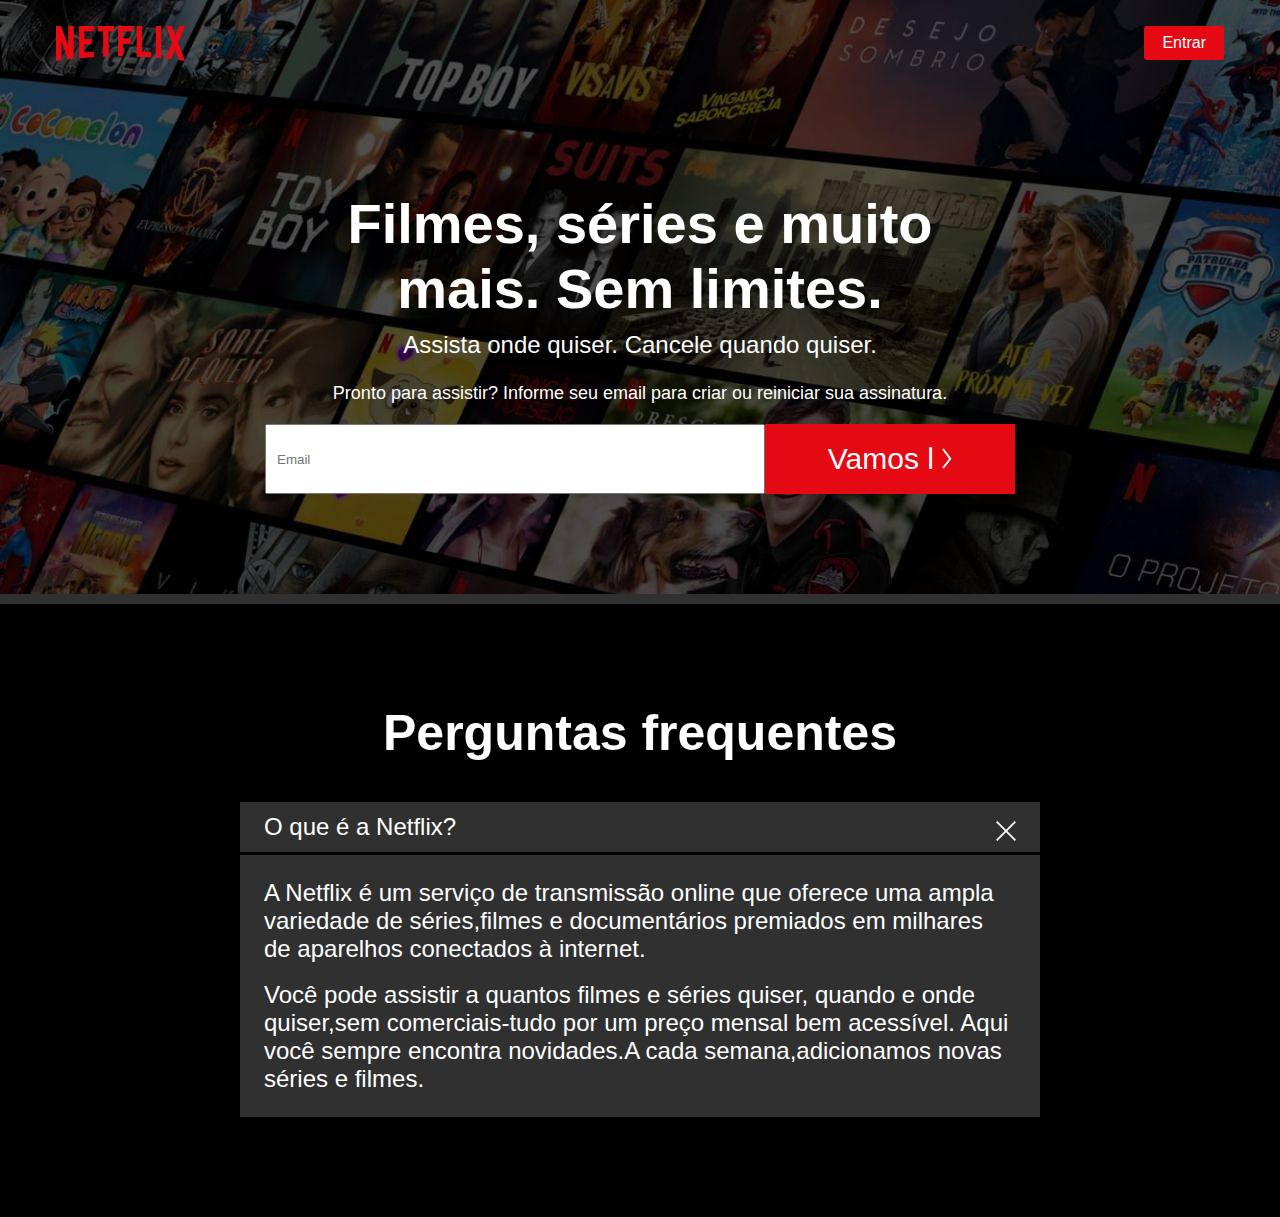
<file: Netflix/index.html>
<!DOCTYPE html>
<html lang="pt-br">

<head>
    <meta charset="UTF-8">
    <meta http-equiv="X-UA-Compatible" content="IE=edge">
    <meta name="viewport" content="width=device-width, initial-scale=1.0">
    <title>Netflix</title>
    <link rel="stylesheet" href="./styles.css">
</head>

<body>
    <div id="container">
        <div id="cabecalho">
            <img id="logo-netflix" src="./img/netflix.svg" alt="logo-netflix">
            <button id="button-login">Entrar</button>
        </div>

        <div>
            <h1>Filmes, séries e muito mais. Sem limites.</h1>
            <p id="paragrafo-assista">Assista onde quiser. Cancele quando quiser.</p>
            <p id="paragrafo-pronto">Pronto para assistir? Informe seu email para criar ou reiniciar sua assinatura.</p>
            <div id="formulario">
                <input placeholder="Email">
                <button id="button-email">Vamos l <img src="./img/seta.svg"></button>
            </div>
        </div>
    </div>

    <div id="rodape">
        <h2>Perguntas frequentes</h2>
        <button id="button-pergunta">O que é a Netflix? <img id="img-pergunta" src="./img/fechar.svg"></button>
        <div id="pergunta">
            <p class="paragrafo-pergunta">A Netflix é um serviço de transmissão online que oferece uma ampla variedade de séries,filmes e
                documentários
                premiados em milhares de aparelhos conectados à internet.</p>

            <br>

            <p class="paragrafo-pergunta">Você pode assistir a quantos filmes e séries quiser, quando e onde quiser,sem comerciais-tudo por um
                preço
                mensal bem acessível. Aqui você sempre encontra novidades.A cada semana,adicionamos novas séries e
                filmes.
            </p>
        </div>
    </div>

</body>
    <script>
        let abacate=10

        console.log(abacate)
    </script>

</html>
</file>
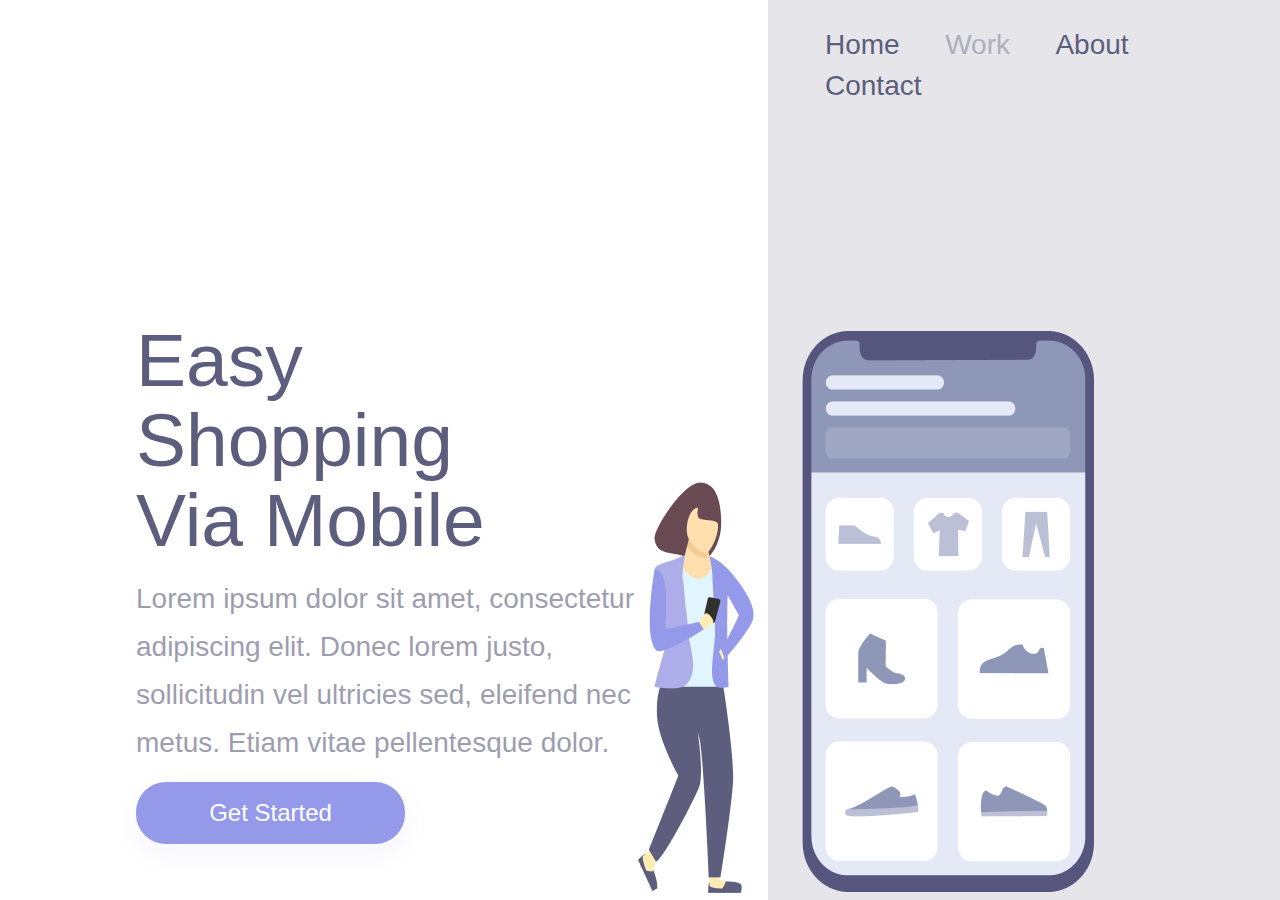
<file: Projeto CSS 2/Index.html>
<!DOCTYPE html>
<html lang="en">
<head>
    <meta charset="UTF-8">
    <meta http-equiv="X-UA-Compatible" content="IE=edge">
    <meta name="viewport" content="width=device-width, initial-scale=1.0">
    <title>Shoppin</title>
    <link rel="stylesheet" href="./Styles.css">
    <link rel="preconnect" href="https://fonts.googleapis.com">
</head>
<body>
    <div class="s">
        <section class="container-left">
            <h1>Easy Shopping Via Mobile</h1>
            <p>Lorem ipsum dolor sit amet, consectetur adipiscing elit. Donec lorem justo, sollicitudin vel ultricies sed, eleifend nec metus. Etiam vitae pellentesque dolor.</p>
            <button>Get Started</button>
        </section>
        <section class="container-right">
            <header>
                <a>Home</a>
                <a>Work</a>
                <a>About</a>
                <a>Contact</a>
            </header>
                <img alt="girl-cellphone" src="./Illustration-3-3.png">
        </section>
    </div>

</body>
</html>
</file>
<file: Netflix/styles.css>
*{
    padding: 0;
    margin: 0;
    box-sizing:border-box;
    font-family: sans-serif;
    color: white;
}

#container{
    background: url(./img/background.jpeg);
    padding-bottom: 100px;
}

#logo-netflix{
    height: 35px;
}

#button-login{
    background: #e50914;
    font-size:16px;
    padding-top: 8px;
    padding-bottom: 8px;
    padding-left: 18px;
    padding-right: 18px;
    border: 0;
    border-radius: 3px;
    float: right;
    cursor: pointer;
}

#cabecalho{
    padding: 26px 56px
}

h1{
    text-align:center;
    font-size: 56px;
    width: 700px;
    margin-left: auto;
    margin-right: auto;
    margin-top: 100px;
}

#paragrafo-assista{
    font-size: 24px;
    text-align: center;
    margin-top: 10px;
}

#paragrafo-pronto{
    font-size: 18px;
    text-align: center;
    margin-top: 24px;
}

input{
    width: 500px;
    padding-left: 10px;
}

#button-email{
    width: 250px;
    background: #e50914;
    border: 0;
    font-size:30px;
    cursor: pointer;
}

#formulario{
    display: flex;
    justify-content: center;
    margin-top: 20px;
    height: 70px;
}

#rodape{
    background-color: black;
    border-top: 10px solid #303030;
    padding: 100px 0;
}

h2{
    font-size: 50px;
    text-align:center;
}

#button-pergunta{
    width: 800px;
    background-color: #303030;
    height: 50px;
    border: 0;
    font-size: 24px;
    margin-top: 40px;
    text-align:left;
    padding: 0 24px;
    margin-left: auto;
    margin-right: auto;
    display: block;
    cursor: pointer;
}

#img-pergunta{
    float: right;
    margin-top: 8px;
}

#pergunta{
    width: 800px;
    background-color: #303030;
    margin-right: auto;
    margin-left: auto;
    margin-top: 3px;
    padding: 24px;

}

.paragrafo-pergunta{
    font-size: 24px;
}
</file>
<file: Projeto CSS 2/Styles.css>
*{
    margin: 0;
    padding: 0;
    box-sizing: border-box;
    font-family: 'Oswald', sans-serif;
    font-weight: 400;
    color: #5D5D7D;
}

.wrapper{
    height: 100vh;
    width: 100vw;
}

.container-left{
    display:inline-block;
    width: 60%;
    margin-top: 25%;
    padding-left: 136px;
}

.container-right{
    display:inline-block;
    background-color: rgba(93,93,125,0.16);
    height: 100vh;
    width: 40%;
    position:absolute;
}

img {
    position:relative;
    top: 25%;
    right:130px;
}

h1{
    font-size: 75px;
    line-height: 80px;
    width: 368px;
    
}

p {
    font-size: 28px;
    line-height: 48px;
    opacity: 0.6;
    margin: 15px 0;
    width: 540px;
}

button{
    width: 269px;
    height: 62px;
    background: #9499EA;
    box-shadow: 0px 10px 24px rgba(148, 153, 234, 0.0979959);
    font-size: 24px;
    line-height: 36px;
    text-align: center;
    color: #FFFFFF;
    border: none;
    border-radius: 30px;
    cursor: pointer;
}

button:hover {
    opacity: 0.8;
}

button:active{
    opacity: .10;
}

a{
    font-size: 28px;
    line-height: 41px;
    color: #5D5D7D;
    margin-right: 41px;
    cursor: pointer;
}

a:nth-child(2){
    opacity: 0.4;
}

a:hover{
    opacity: 0.4;
}

a:active{
    opacity: 0.8;
}

header{
    margin: 24px 0 0 57px;
}

@media screen and (max-width: 900px) {
    .container-left{
        width: 100px;
        height:50pxs;
        padding: 0;
        margin: 0;
    }

    .container-right {
        display:block;
        height: auto;
        width: 100px;
        position: static;
        padding: 40px;
    }

    img{
        position: static;
        max-width: 90%;
    }

    header{
        display: none;
    }

    h1{
        font-size: 36px;
        line-height: 52px;
        width: auto;
        margin: 58px 50px 0 50px;
        text-align: center;
    }

    p{
        margin: 15px 40px;
    }

    button{
        margin: 0 auto;
        display: block;
    }

    
}
</file>
